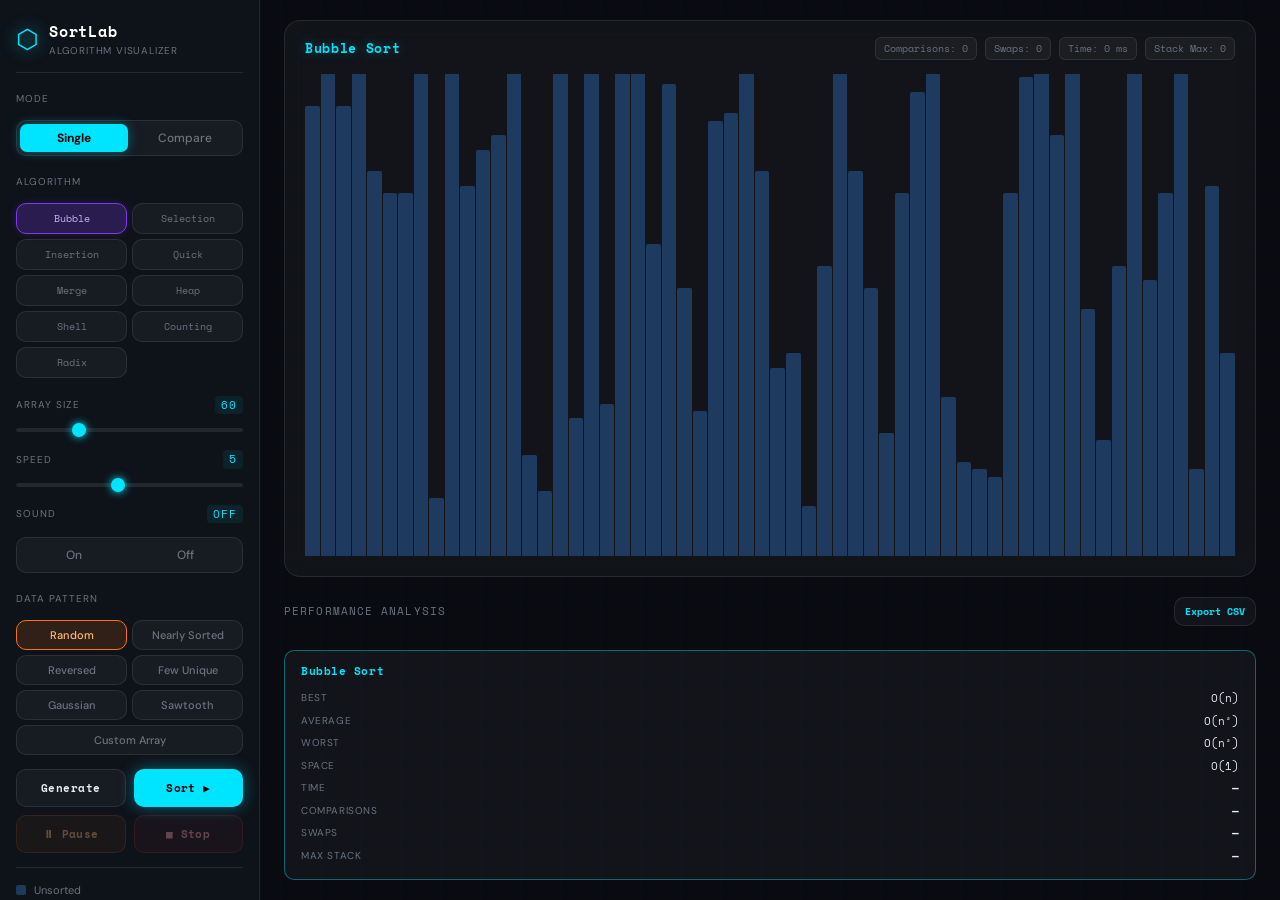
<file: DAA 2/index.html>
<!DOCTYPE html>
<html lang="en">
<head>
  <meta charset="UTF-8" />
  <meta name="viewport" content="width=device-width, initial-scale=1.0" />
  <title>SortLab — Algorithm Visualizer</title>
  <link rel="stylesheet" href="style.css" />
  <link rel="preconnect" href="https://fonts.googleapis.com" />
  <link href="https://fonts.googleapis.com/css2?family=Space+Mono:wght@400;700&family=DM+Sans:wght@300;400;500;600&display=swap" rel="stylesheet" />
</head>
<body>

  <div class="app-shell">

    <!-- ── SIDEBAR ─────────────────────────────────────────── -->
    <aside class="sidebar" id="sidebar">

      <header class="brand">
        <span class="brand-icon">⬡</span>
        <div>
          <div class="brand-title">SortLab</div>
          <div class="brand-sub">Algorithm Visualizer</div>
        </div>
      </header>

      <!-- Mode Toggle -->
      <div class="section-label">Mode</div>
      <div class="mode-toggle" id="modeToggle">
        <button class="mode-btn active" data-mode="single">Single</button>
        <button class="mode-btn" data-mode="compare">Compare</button>
      </div>

      <!-- Algorithm Selection -->
      <div class="section-label">Algorithm</div>
      <div class="algo-grid" id="algoGrid">
        <button class="algo-btn active" data-algo="bubble">Bubble</button>
        <button class="algo-btn" data-algo="selection">Selection</button>
        <button class="algo-btn" data-algo="insertion">Insertion</button>
        <button class="algo-btn" data-algo="quick">Quick</button>
        <button class="algo-btn" data-algo="merge">Merge</button>
        <button class="algo-btn" data-algo="heap">Heap</button>
        <button class="algo-btn" data-algo="shell">Shell</button>
        <button class="algo-btn" data-algo="counting">Counting</button>
        <button class="algo-btn" data-algo="radix">Radix</button>
      </div>

      <!-- Compare Mode Second Algorithm (hidden by default) -->
      <div id="compareAlgoSection" style="display:none;">
        <div class="section-label">Compare With</div>
        <div class="algo-grid" id="algoGridB">
          <button class="algo-btn" data-algo="bubble">Bubble</button>
          <button class="algo-btn" data-algo="selection">Selection</button>
          <button class="algo-btn active" data-algo="insertion">Insertion</button>
          <button class="algo-btn" data-algo="quick">Quick</button>
          <button class="algo-btn" data-algo="merge">Merge</button>
          <button class="algo-btn" data-algo="heap">Heap</button>
          <button class="algo-btn" data-algo="shell">Shell</button>
          <button class="algo-btn" data-algo="counting">Counting</button>
          <button class="algo-btn" data-algo="radix">Radix</button>
        </div>
      </div>

      <!-- Array Size -->
      <div class="section-label">Array Size <span class="slider-val" id="sizeVal">60</span></div>
      <input type="range" class="slider" id="sizeSlider" min="10" max="200" value="60" />

      <!-- Speed -->
      <div class="section-label">Speed <span class="slider-val" id="speedVal">5</span></div>
      <input type="range" class="slider" id="speedSlider" min="1" max="10" value="5" />

      <!-- Sound -->
      <div class="section-label">Sound <span class="slider-val" id="soundVal">Off</span></div>
      <div class="mode-toggle" id="soundToggle">
        <button class="mode-btn" data-sound="on">On</button>
        <button class="mode-btn active" data-sound="off">Off</button>
      </div>

      <!-- Data Pattern -->
      <div class="section-label">Data Pattern</div>
      <div class="pattern-grid">
        <button class="pattern-btn active" data-pattern="random">Random</button>
        <button class="pattern-btn" data-pattern="nearly">Nearly Sorted</button>
        <button class="pattern-btn" data-pattern="reversed">Reversed</button>
        <button class="pattern-btn" data-pattern="few">Few Unique</button>
        <button class="pattern-btn" data-pattern="gaussian">Gaussian</button>
        <button class="pattern-btn" data-pattern="sawtooth">Sawtooth</button>
        <button class="pattern-btn" data-pattern="custom" style="grid-column: span 2;">Custom Array</button>
      </div>
      
      <div id="customDataSection" style="display:none; margin-top: 8px;">
        <input type="text" id="customInput" class="custom-input" placeholder="e.g. 5,10,3,1... max 200 items" />
      </div>

      <!-- Action Buttons -->
      <div class="action-row">
        <button class="btn-generate" id="generateBtn">Generate</button>
        <button class="btn-sort" id="sortBtn">Sort ▶</button>
      </div>
      <div class="action-row" style="margin-top: -6px;">
        <button class="btn-pause" id="pauseBtn" disabled>⏸ Pause</button>
        <button class="btn-stop" id="stopBtn" disabled>■ Stop</button>
      </div>

      <!-- Legend -->
      <div class="legend">
        <div class="legend-item"><span class="dot dot-default"></span>Unsorted</div>
        <div class="legend-item"><span class="dot dot-active"></span>Comparing</div>
        <div class="legend-item"><span class="dot dot-swap"></span>Swapping</div>
        <div class="legend-item"><span class="dot dot-sorted"></span>Sorted</div>
      </div>

    </aside>

    <!-- ── MAIN AREA ───────────────────────────────────────── -->
    <main class="main">

      <!-- Single mode visualizer -->
      <section class="viz-wrapper" id="singleViz">
        <div class="viz-header">
          <span class="viz-label" id="vizLabel">Bubble Sort</span>
          <div class="live-stats">
            <span class="stat-chip" id="liveComps">Comparisons: 0</span>
            <span class="stat-chip" id="liveSwaps">Swaps: 0</span>
            <span class="stat-chip" id="liveTime">Time: 0 ms</span>
            <span class="stat-chip" id="liveStack">Stack Max: 0</span>
          </div>
        </div>
        <div class="bars-container" id="barsA"></div>
      </section>

      <!-- Compare mode (hidden by default) -->
      <section class="viz-wrapper compare-row" id="compareViz" style="display:none;">
        <div class="compare-pane">
          <div class="viz-header">
            <span class="viz-label" id="vizLabelA">Bubble Sort</span>
            <div class="live-stats">
              <span class="stat-chip" id="liveCompsA">Comparisons: 0</span>
              <span class="stat-chip" id="liveSwapsA">Swaps: 0</span>
              <span class="stat-chip" id="liveTimeA">Time: 0 ms</span>
              <span class="stat-chip" id="liveStackA">Stack Max: 0</span>
            </div>
          </div>
          <div class="bars-container" id="barsB"></div>
        </div>
        <div class="compare-pane">
          <div class="viz-header">
            <span class="viz-label" id="vizLabelB">Insertion Sort</span>
            <div class="live-stats">
              <span class="stat-chip" id="liveCompsB">Comparisons: 0</span>
              <span class="stat-chip" id="liveSwapsB">Swaps: 0</span>
              <span class="stat-chip" id="liveTimeB">Time: 0 ms</span>
              <span class="stat-chip" id="liveStackB">Stack Max: 0</span>
            </div>
          </div>
          <div class="bars-container" id="barsC"></div>
        </div>
      </section>

      <!-- Performance Table -->
      <section class="perf-section">
        <div style="display:flex; justify-content: space-between; align-items: center; margin-bottom: 24px;">
          <div class="perf-title" style="margin-bottom: 0;">Performance Analysis</div>
          <button class="btn-export" id="exportBtn">Export CSV</button>
        </div>
        <div class="perf-cards" id="perfCards">
          <!-- Filled by JS -->
        </div>
      </section>

    </main>
  </div>

  <script src="script.js"></script>
</body>
</html>
</file>
<file: DAA 2/style.css>
/* ─────────────────────────────────────────────────────
   SortLab — Dark Glassmorphism Stylesheet
   Font: Space Mono (mono/headings) + DM Sans (body)
───────────────────────────────────────────────────── */

*, *::before, *::after { box-sizing: border-box; margin: 0; padding: 0; }

:root {
  --bg:          #090b10;
  --bg2:         #0e1219;
  --glass:       rgba(255,255,255,0.04);
  --glass-border:rgba(255,255,255,0.09);
  --glass-hover: rgba(255,255,255,0.07);

  --accent:      #00e5ff;
  --accent2:     #7c3aed;
  --accent3:     #f97316;

  --bar-default: #1e3a5f;
  --bar-active:  #00e5ff;
  --bar-swap:    #f97316;
  --bar-sorted:  #10b981;

  --text:        #e8eaf0;
  --text-muted:  #6b7280;
  --text-dim:    #374151;

  --radius:      10px;
  --radius-lg:   16px;
  --sidebar-w:   260px;
  --transition:  0.18s ease;
}

/* ── Base ──────────────────────────────────────────── */
html, body {
  height: 100%;
  background: var(--bg);
  color: var(--text);
  font-family: 'DM Sans', sans-serif;
  font-size: 14px;
  line-height: 1.5;
  overflow: hidden;
}

/* Subtle grid texture overlay */
body::before {
  content: '';
  position: fixed; inset: 0;
  background-image:
    linear-gradient(rgba(0,229,255,0.015) 1px, transparent 1px),
    linear-gradient(90deg, rgba(0,229,255,0.015) 1px, transparent 1px);
  background-size: 40px 40px;
  pointer-events: none;
  z-index: 0;
}

/* ── Layout ────────────────────────────────────────── */
.app-shell {
  display: flex;
  height: 100vh;
  position: relative;
  z-index: 1;
}

/* ── Sidebar ───────────────────────────────────────── */
.sidebar {
  width: var(--sidebar-w);
  flex-shrink: 0;
  background: var(--bg2);
  border-right: 1px solid var(--glass-border);
  display: flex;
  flex-direction: column;
  gap: 14px;
  padding: 20px 16px 24px;
  overflow-y: auto;
  overflow-x: hidden;
}

.sidebar::-webkit-scrollbar { width: 4px; }
.sidebar::-webkit-scrollbar-track { background: transparent; }
.sidebar::-webkit-scrollbar-thumb { background: var(--text-dim); border-radius: 99px; }

/* Brand */
.brand {
  display: flex;
  align-items: center;
  gap: 10px;
  padding-bottom: 14px;
  border-bottom: 1px solid var(--glass-border);
}
.brand-icon {
  font-size: 26px;
  color: var(--accent);
  line-height: 1;
  filter: drop-shadow(0 0 8px var(--accent));
}
.brand-title {
  font-family: 'Space Mono', monospace;
  font-size: 15px;
  font-weight: 700;
  letter-spacing: 0.05em;
  color: #fff;
}
.brand-sub {
  font-size: 10px;
  color: var(--text-muted);
  letter-spacing: 0.08em;
  text-transform: uppercase;
}

/* Section Labels */
.section-label {
  font-size: 10px;
  letter-spacing: 0.1em;
  text-transform: uppercase;
  color: var(--text-muted);
  display: flex;
  align-items: center;
  justify-content: space-between;
  margin-top: 4px;
}
.slider-val {
  font-family: 'Space Mono', monospace;
  font-size: 11px;
  color: var(--accent);
  background: rgba(0,229,255,0.08);
  padding: 1px 6px;
  border-radius: 4px;
}

/* Mode Toggle */
.mode-toggle {
  display: grid;
  grid-template-columns: 1fr 1fr;
  background: var(--glass);
  border: 1px solid var(--glass-border);
  border-radius: var(--radius);
  padding: 3px;
  gap: 3px;
}
.mode-btn {
  background: transparent;
  border: none;
  color: var(--text-muted);
  font-family: 'DM Sans', sans-serif;
  font-size: 12px;
  font-weight: 500;
  padding: 6px;
  border-radius: 7px;
  cursor: pointer;
  transition: var(--transition);
}
.mode-btn.active {
  background: var(--accent);
  color: #000;
  font-weight: 700;
  box-shadow: 0 0 12px rgba(0,229,255,0.35);
}
.mode-btn:hover:not(.active) { background: var(--glass-hover); color: var(--text); }

/* Algorithm Grid */
.algo-grid {
  display: grid;
  grid-template-columns: 1fr 1fr;
  gap: 5px;
}
.algo-btn {
  background: var(--glass);
  border: 1px solid var(--glass-border);
  color: var(--text-muted);
  font-family: 'Space Mono', monospace;
  font-size: 10px;
  padding: 7px 4px;
  border-radius: var(--radius);
  cursor: pointer;
  transition: var(--transition);
  text-align: center;
}
.algo-btn.active {
  background: rgba(124,58,237,0.25);
  border-color: var(--accent2);
  color: #c4b5fd;
  box-shadow: 0 0 10px rgba(124,58,237,0.2);
}
.algo-btn:hover:not(.active) {
  background: var(--glass-hover);
  border-color: rgba(255,255,255,0.15);
  color: var(--text);
}
.algo-btn:disabled {
  opacity: 0.35;
  cursor: not-allowed;
}

/* Slider */
.slider {
  -webkit-appearance: none;
  appearance: none;
  width: 100%;
  height: 4px;
  background: var(--glass-border);
  border-radius: 99px;
  outline: none;
  cursor: pointer;
}
.slider::-webkit-slider-thumb {
  -webkit-appearance: none;
  width: 14px; height: 14px;
  background: var(--accent);
  border-radius: 50%;
  box-shadow: 0 0 8px var(--accent);
  transition: var(--transition);
}
.slider::-webkit-slider-thumb:hover { transform: scale(1.2); }

/* Pattern Grid */
.pattern-grid {
  display: grid;
  grid-template-columns: 1fr 1fr;
  gap: 5px;
}
.pattern-btn {
  background: var(--glass);
  border: 1px solid var(--glass-border);
  color: var(--text-muted);
  font-family: 'DM Sans', sans-serif;
  font-size: 11px;
  font-weight: 500;
  padding: 7px 4px;
  border-radius: var(--radius);
  cursor: pointer;
  transition: var(--transition);
  text-align: center;
}
.pattern-btn.active {
  background: rgba(249,115,22,0.15);
  border-color: var(--accent3);
  color: #fdba74;
}
.pattern-btn:hover:not(.active) {
  background: var(--glass-hover);
  color: var(--text);
}
.pattern-btn:disabled { opacity: 0.35; cursor: not-allowed; }

/* Action Buttons */
.action-row {
  display: grid;
  grid-template-columns: 1fr 1fr;
  gap: 8px;
}
.btn-generate, .btn-sort, .btn-pause, .btn-stop {
  border: none;
  border-radius: var(--radius);
  font-family: 'Space Mono', monospace;
  font-size: 11px;
  font-weight: 700;
  padding: 10px;
  cursor: pointer;
  transition: var(--transition);
  letter-spacing: 0.04em;
}
.btn-generate {
  background: var(--glass);
  border: 1px solid var(--glass-border);
  color: var(--text);
}
.btn-generate:hover:not(:disabled) {
  background: var(--glass-hover);
  border-color: rgba(255,255,255,0.2);
}
.btn-sort {
  background: var(--accent);
  color: #000;
  box-shadow: 0 0 16px rgba(0,229,255,0.4);
}
.btn-sort:hover:not(:disabled) {
  filter: brightness(1.1);
  box-shadow: 0 0 24px rgba(0,229,255,0.55);
}
.btn-pause {
  width: 100%;
  background: rgba(249,115,22,0.15);
  border: 1px solid rgba(249,115,22,0.4);
  color: #fdba74;
}
.btn-pause:hover:not(:disabled) {
  background: rgba(249,115,22,0.25);
}
.btn-pause.paused {
  background: rgba(16,185,129,0.15);
  border: 1px solid rgba(16,185,129,0.4);
  color: #6ee7b7;
}
.btn-pause.paused:hover:not(:disabled) {
  background: rgba(16,185,129,0.25);
}
.btn-stop {
  width: 100%;
  background: rgba(239,68,68,0.15);
  border: 1px solid rgba(239,68,68,0.4);
  color: #fca5a5;
}
.btn-stop:hover:not(:disabled) {
  background: rgba(239,68,68,0.25);
}
.btn-generate:disabled,
.btn-sort:disabled,
.btn-pause:disabled,
.btn-stop:disabled {
  opacity: 0.35;
  cursor: not-allowed;
  box-shadow: none;
  filter: none;
}

/* Export Button */
.btn-export {
  background: var(--glass);
  border: 1px solid var(--glass-border);
  color: var(--accent);
  font-family: 'Space Mono', monospace;
  font-size: 10px;
  font-weight: 700;
  padding: 6px 10px;
  border-radius: var(--radius);
  cursor: pointer;
  transition: var(--transition);
}
.btn-export:hover {
  background: rgba(0,229,255,0.15);
  border-color: var(--accent);
}

/* Custom Input */
.custom-input {
  width: 100%;
  background: var(--glass);
  border: 1px solid var(--glass-border);
  color: var(--text);
  font-family: 'Space Mono', monospace;
  font-size: 11px;
  padding: 8px 10px;
  border-radius: var(--radius);
  outline: none;
  transition: var(--transition);
}
.custom-input:focus {
  border-color: var(--accent);
  box-shadow: 0 0 8px rgba(0,229,255,0.2);
}
.custom-input::placeholder {
  color: var(--text-muted);
}

/* Legend */
.legend {
  margin-top: auto;
  padding-top: 14px;
  border-top: 1px solid var(--glass-border);
  display: flex;
  flex-direction: column;
  gap: 7px;
}
.legend-item {
  display: flex;
  align-items: center;
  gap: 8px;
  font-size: 11px;
  color: var(--text-muted);
}
.dot {
  width: 10px; height: 10px;
  border-radius: 2px;
  flex-shrink: 0;
}
.dot-default  { background: var(--bar-default); }
.dot-active   { background: var(--bar-active); box-shadow: 0 0 5px var(--bar-active); }
.dot-swap     { background: var(--bar-swap);   box-shadow: 0 0 5px var(--bar-swap); }
.dot-sorted   { background: var(--bar-sorted); box-shadow: 0 0 5px var(--bar-sorted); }

/* ── Main ──────────────────────────────────────────── */
.main {
  flex: 1;
  display: flex;
  flex-direction: column;
  overflow: hidden;
  padding: 20px 24px;
  gap: 20px;
}

/* ── Viz Wrapper ───────────────────────────────────── */
.viz-wrapper {
  background: var(--glass);
  backdrop-filter: blur(12px);
  border: 1px solid var(--glass-border);
  border-radius: var(--radius-lg);
  padding: 16px 20px 20px;
  flex: 1;
  display: flex;
  flex-direction: column;
  min-height: 0;
}

.viz-header {
  display: flex;
  align-items: center;
  justify-content: space-between;
  margin-bottom: 14px;
  flex-wrap: wrap;
  gap: 8px;
}
.viz-label {
  font-family: 'Space Mono', monospace;
  font-size: 13px;
  font-weight: 700;
  color: var(--accent);
  text-shadow: 0 0 12px rgba(0,229,255,0.35);
  letter-spacing: 0.05em;
}
.live-stats {
  display: flex;
  gap: 8px;
  flex-wrap: wrap;
}
.stat-chip {
  font-family: 'Space Mono', monospace;
  font-size: 10px;
  background: rgba(255,255,255,0.04);
  border: 1px solid var(--glass-border);
  border-radius: 6px;
  padding: 3px 8px;
  color: var(--text-muted);
  transition: color 0.2s;
}

/* ── Bars Container ────────────────────────────────── */
.bars-container {
  flex: 1;
  display: flex;
  align-items: flex-end;
  gap: 1px;
  min-height: 0;
  overflow: hidden;
}

.bar {
  flex: 1;
  border-radius: 2px 2px 0 0;
  background: var(--bar-default);
  transition: background 0.08s ease, height 0.04s;
  min-width: 1px;
  position: relative;
}

.bar.active {
  background: var(--bar-active);
  box-shadow: 0 0 6px var(--bar-active);
}
.bar.swap {
  background: var(--bar-swap);
  box-shadow: 0 0 6px var(--bar-swap);
}
.bar.sorted {
  background: var(--bar-sorted);
  box-shadow: 0 0 4px rgba(16,185,129,0.4);
}

/* ── Compare Row ───────────────────────────────────── */
.compare-row {
  flex-direction: row;
  gap: 16px;
  padding: 16px;
}
.compare-pane {
  flex: 1;
  display: flex;
  flex-direction: column;
  min-width: 0;
  background: rgba(255,255,255,0.02);
  border: 1px solid var(--glass-border);
  border-radius: var(--radius);
  padding: 12px 14px 14px;
}
.compare-pane .bars-container { flex: 1; }
.compare-pane .viz-label { font-size: 11px; }

/* ── Performance Section ───────────────────────────── */
.perf-section {
  flex-shrink: 0;
}
.perf-title {
  font-family: 'Space Mono', monospace;
  font-size: 11px;
  letter-spacing: 0.1em;
  text-transform: uppercase;
  color: var(--text-muted);
  margin-bottom: 10px;
}
.perf-cards {
  display: flex;
  gap: 10px;
  flex-wrap: wrap;
}
.perf-card {
  background: var(--glass);
  border: 1px solid var(--glass-border);
  border-radius: var(--radius);
  padding: 12px 16px;
  min-width: 180px;
  flex: 1;
  transition: border-color 0.3s;
}
.perf-card.highlight { border-color: rgba(0,229,255,0.4); }
.perf-card-name {
  font-family: 'Space Mono', monospace;
  font-size: 11px;
  font-weight: 700;
  color: var(--accent);
  margin-bottom: 8px;
  letter-spacing: 0.05em;
}
.perf-table {
  width: 100%;
  border-collapse: collapse;
}
.perf-table td {
  padding: 3px 0;
  font-size: 11px;
  vertical-align: top;
}
.perf-table td:first-child {
  color: var(--text-muted);
  width: 50%;
  font-size: 10px;
  text-transform: uppercase;
  letter-spacing: 0.06em;
}
.perf-table td:last-child {
  font-family: 'Space Mono', monospace;
  font-size: 11px;
  color: var(--text);
  text-align: right;
}
.perf-table .val-live {
  color: #fff;
  font-weight: 700;
}
.perf-table .val-best  { color: #10b981; }
.perf-table .val-avg   { color: #fbbf24; }
.perf-table .val-worst { color: #f87171; }

/* ── Scrollbar for main ─────────────────────────────── */
.main::-webkit-scrollbar { width: 5px; }
.main::-webkit-scrollbar-thumb { background: var(--text-dim); border-radius: 99px; }

/* ── Disabled state overlay ────────────────────────── */
.sidebar.locked .algo-btn,
.sidebar.locked .pattern-btn,
.sidebar.locked .slider,
.sidebar.locked .btn-generate,
.sidebar.locked .btn-sort,
.sidebar.locked .mode-btn,
.sidebar.locked .custom-input {
  pointer-events: none;
  opacity: 0.35;
}
.sidebar.locked .btn-stop,
.sidebar.locked .btn-pause { pointer-events: auto; opacity: 1; }

/* ── Glow pulse animation for active bar ────────────── */
@keyframes pulse-glow {
  0%, 100% { box-shadow: 0 0 4px var(--bar-active); }
  50%       { box-shadow: 0 0 12px var(--bar-active); }
}
.bar.active { animation: pulse-glow 0.4s ease infinite; }

/* ── Completion flash ──────────────────────────────── */
@keyframes done-flash {
  0%   { border-color: var(--glass-border); }
  40%  { border-color: #10b981; box-shadow: 0 0 20px rgba(16,185,129,0.25); }
  100% { border-color: var(--glass-border); }
}
.viz-wrapper.done { animation: done-flash 1.2s ease forwards; }
.compare-pane.done { animation: done-flash 1.2s ease forwards; }

/* ── Responsive ────────────────────────────────────── */
@media (max-width: 780px) {
  html, body { overflow: auto; }
  .app-shell { flex-direction: column; height: auto; }
  .sidebar   { width: 100%; flex-direction: row; flex-wrap: wrap; overflow: visible; border-right: none; border-bottom: 1px solid var(--glass-border); }
  .main      { overflow: visible; padding: 14px; }
  .viz-wrapper { min-height: 200px; }
  .compare-row { flex-direction: column; }
}
</file>
